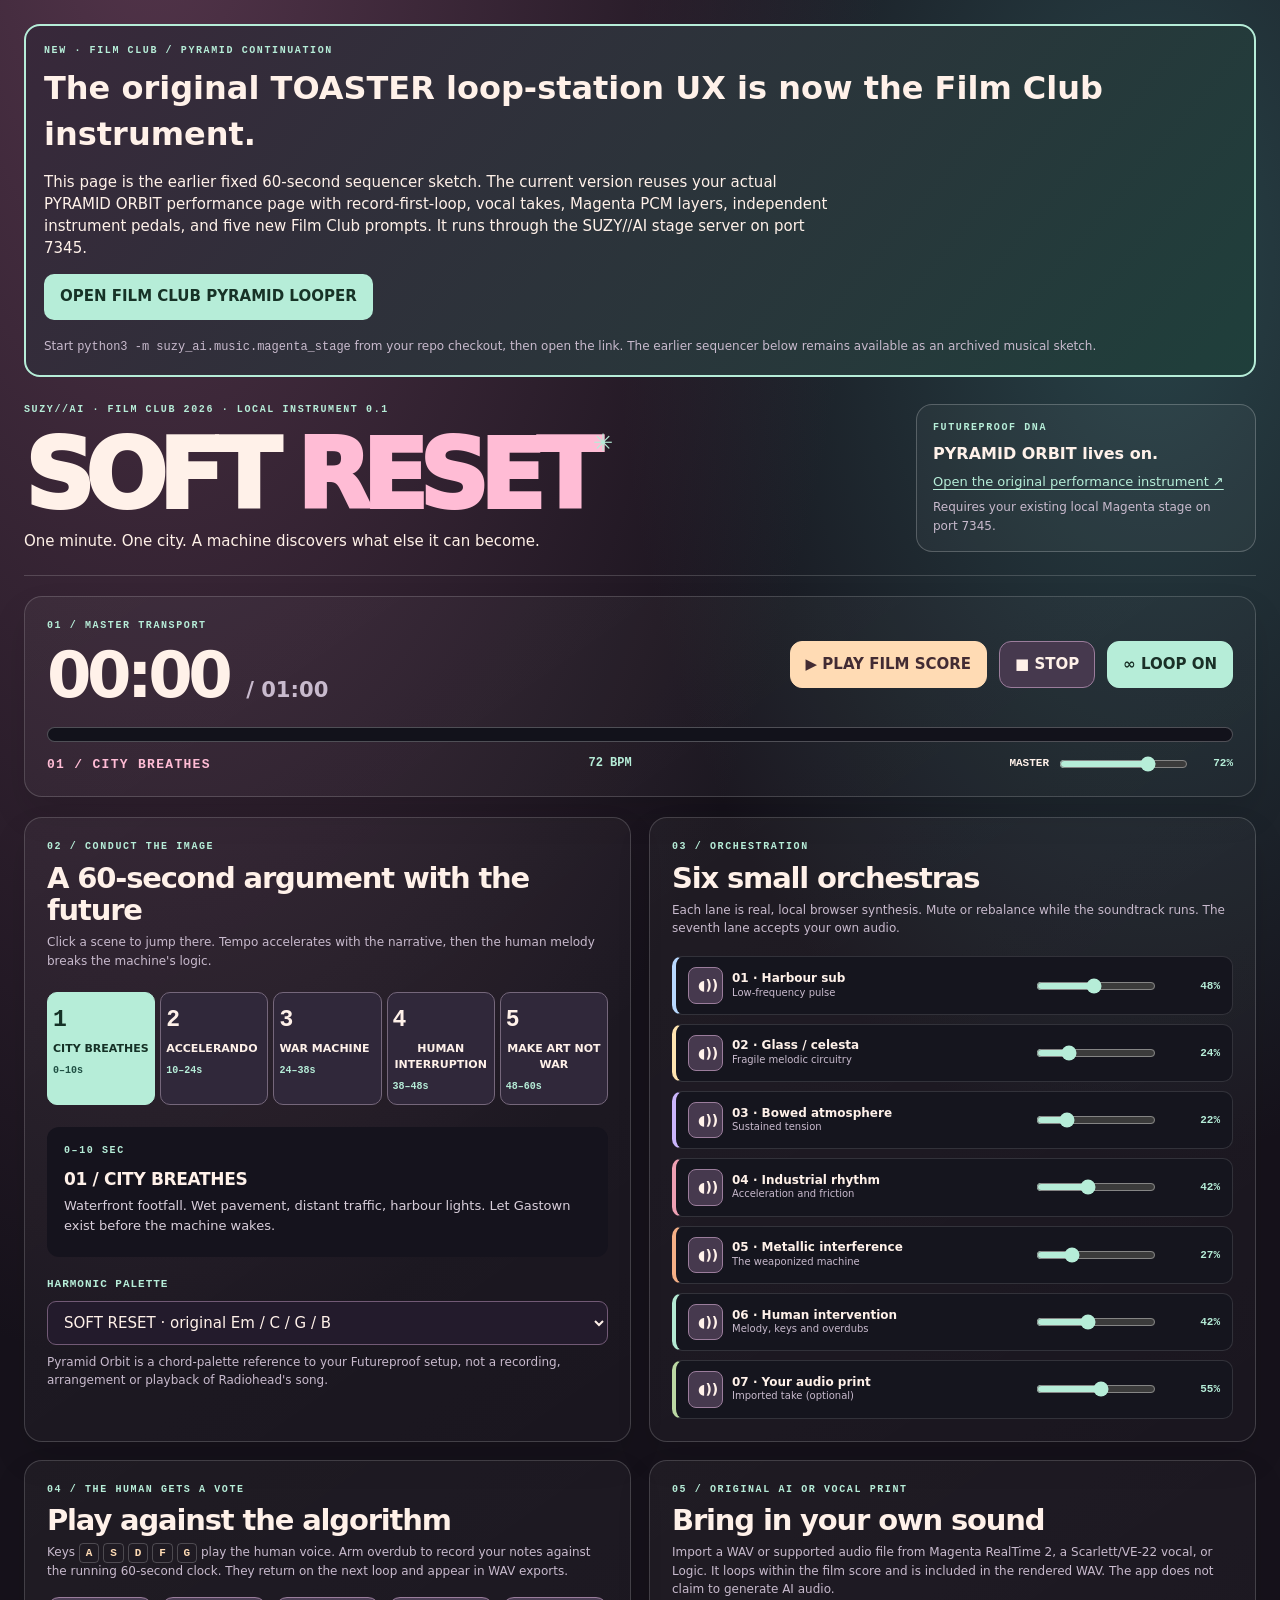
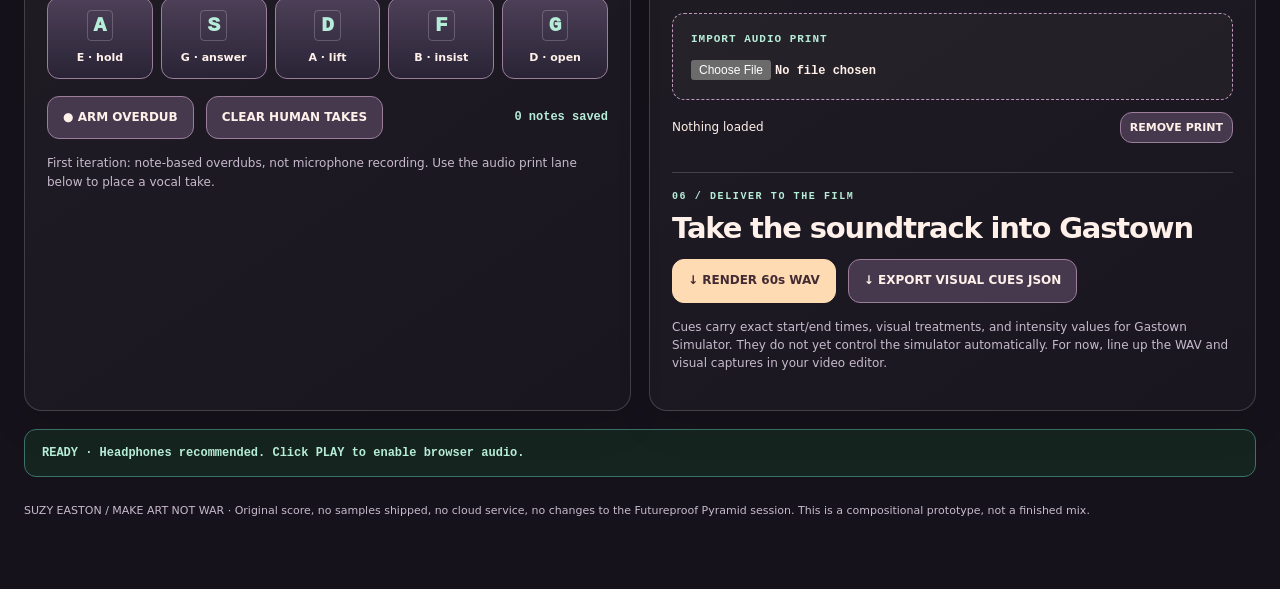
<file: performance/film-club-2026/index.html>
<!doctype html>
<html lang="en">
<head>
<meta charset="utf-8">
<meta name="viewport" content="width=device-width,initial-scale=1">
<meta name="theme-color" content="#17141f">
<title>SOFT RESET // SUZY//AI Film Club instrument</title>
<link rel="stylesheet" href="./style.css">
<script src="./score.js" defer></script>
<script src="./audio.js" defer></script>
<script src="./app.js" defer></script>
</head>
<body>
<main>
<section aria-label="New Film Club Pyramid looper" style="border:2px solid #b6edd8;border-radius:16px;background:linear-gradient(130deg,#38283a,#1f3f3b);padding:18px;margin-bottom:18px">
  <div class="eyebrow">NEW · FILM CLUB / PYRAMID CONTINUATION</div>
  <h2 style="font-size:clamp(22px,3vw,32px);margin:6px 0">The original TOASTER loop-station UX is now the Film Club instrument.</h2>
  <p style="max-width:800px">This page is the earlier fixed 60-second sequencer sketch. The current version reuses your actual PYRAMID ORBIT performance page with record-first-loop, vocal takes, Magenta PCM layers, independent instrument pedals, and five new Film Club prompts. It runs through the SUZY//AI stage server on port 7345.</p>
  <p><a href="http://127.0.0.1:7345/film-club/soft-reset/" style="display:inline-block;background:#b6edd8;color:#173327;border-radius:10px;padding:12px 16px;font-weight:900;text-decoration:none">OPEN FILM CLUB PYRAMID LOOPER</a></p>
  <small>Start <code>python3 -m suzy_ai.music.magenta_stage</code> from your repo checkout, then open the link. The earlier sequencer below remains available as an archived musical sketch.</small>
</section>
  <header class="mast">
    <div>
      <div class="eyebrow">SUZY//AI · FILM CLUB 2026 · LOCAL INSTRUMENT 0.1</div>
      <h1>SOFT <span>RESET</span><sup>✳</sup></h1>
      <p class="lead">One minute. One city. A machine discovers what else it can become.</p>
    </div>
    <div class="reference">
      <span class="eyebrow">FUTUREPROOF DNA</span>
      <strong>PYRAMID ORBIT lives on.</strong>
      <a href="http://127.0.0.1:7345/toaster/live" target="_blank" rel="noopener noreferrer">Open the original performance instrument ↗</a>
      <small>Requires your existing local Magenta stage on port 7345.</small>
    </div>
  </header>

  <section class="transport" aria-label="Transport">
    <div class="transport-top">
      <div><div class="eyebrow">01 / MASTER TRANSPORT</div><div class="time" id="timecode" aria-live="off">00:00 <span>/ 01:00</span></div></div>
      <div class="controls">
        <button id="play" class="primary" type="button">▶ PLAY FILM SCORE</button>
        <button id="stop" type="button">■ STOP</button>
        <button id="loop" class="on" aria-pressed="true" type="button">∞ LOOP ON</button>
      </div>
    </div>
    <div id="ruler" class="ruler" role="progressbar" aria-valuemin="0" aria-valuemax="60" aria-valuenow="0" aria-label="Song position"><div id="progress"></div></div>
    <div class="transport-bottom">
      <div id="nowScene" class="stage-name">CITY BREATHES</div>
      <div id="bpm" class="mono">72 BPM</div>
      <label class="vol">MASTER <input id="master" type="range" min="0" max="100" value="72"><output id="masterRead">72%</output></label>
    </div>
  </section>

  <section class="split">
    <div class="panel">
      <div class="eyebrow">02 / CONDUCT THE IMAGE</div>
      <h2>A 60-second argument with the future</h2>
      <p class="caption">Click a scene to jump there. Tempo accelerates with the narrative, then the human melody breaks the machine's logic.</p>
      <div id="scenes" class="scenes"></div>
      <div class="scene-readout">
        <div id="cueIndex" class="eyebrow">0–10 SEC</div>
        <h3 id="cueTitle">CITY BREATHES</h3>
        <p id="cueDescription">Waterfront footfall.</p>
      </div>
      <div class="palette">
        <label for="palette">HARMONIC PALETTE</label>
        <select id="palette">
          <option value="soft-reset">SOFT RESET · original Em / C / G / B</option>
          <option value="pyramid-orbit">PYRAMID ORBIT · F♯ / Gmaj7 / A6 / F♯</option>
        </select>
        <small>Pyramid Orbit is a chord-palette reference to your Futureproof setup, not a recording, arrangement or playback of Radiohead's song.</small>
      </div>
    </div>

    <div class="panel">
      <div class="eyebrow">03 / ORCHESTRATION</div>
      <h2>Six small orchestras</h2>
      <p class="caption">Each lane is real, local browser synthesis. Mute or rebalance while the soundtrack runs. The seventh lane accepts your own audio.</p>
      <div id="tracks" class="tracks"></div>
    </div>
  </section>

  <section class="split lower">
    <div class="panel">
      <div class="eyebrow">04 / THE HUMAN GETS A VOTE</div>
      <h2>Play against the algorithm</h2>
      <p class="caption">Keys <kbd>A</kbd> <kbd>S</kbd> <kbd>D</kbd> <kbd>F</kbd> <kbd>G</kbd> play the human voice. Arm overdub to record your notes against the running 60-second clock. They return on the next loop and appear in WAV exports.</p>
      <div id="pads" class="pads"></div>
      <div class="action-row">
        <button id="overdub" type="button" aria-pressed="false">● ARM OVERDUB</button>
        <button id="clearOverdub" type="button">CLEAR HUMAN TAKES</button>
        <span id="takeCount" class="mono">0 notes saved</span>
      </div>
      <p class="caption">First iteration: note-based overdubs, not microphone recording. Use the audio print lane below to place a vocal take.</p>
    </div>

    <div class="panel">
      <div class="eyebrow">05 / ORIGINAL AI OR VOCAL PRINT</div>
      <h2>Bring in your own sound</h2>
      <p class="caption">Import a WAV or supported audio file from Magenta RealTime 2, a Scarlett/VE-22 vocal, or Logic. It loops within the film score and is included in the rendered WAV. The app does not claim to generate AI audio.</p>
      <label class="upload" for="audioFile">IMPORT AUDIO PRINT <input id="audioFile" type="file" accept="audio/*,.wav,.aif,.aiff,.m4a,.mp3"></label>
      <div class="print-state"><span id="fileName">Nothing loaded</span><button id="clearAudio" type="button">REMOVE PRINT</button></div>
      <hr>
      <div class="eyebrow">06 / DELIVER TO THE FILM</div>
      <h2>Take the soundtrack into Gastown</h2>
      <div class="action-row"><button id="exportWav" class="primary" type="button">↓ RENDER 60s WAV</button><button id="exportCues" type="button">↓ EXPORT VISUAL CUES JSON</button></div>
      <p class="caption">Cues carry exact start/end times, visual treatments, and intensity values for Gastown Simulator. They do not yet control the simulator automatically. For now, line up the WAV and visual captures in your video editor.</p>
    </div>
  </section>
  <div id="status" class="status" role="status" aria-live="polite">READY · Headphones recommended. Click PLAY to enable browser audio.</div>
  <footer>SUZY EASTON / MAKE ART NOT WAR · Original score, no samples shipped, no cloud service, no changes to the Futureproof Pyramid session. This is a compositional prototype, not a finished mix.</footer>
</main>
</body>
</html>
</file>
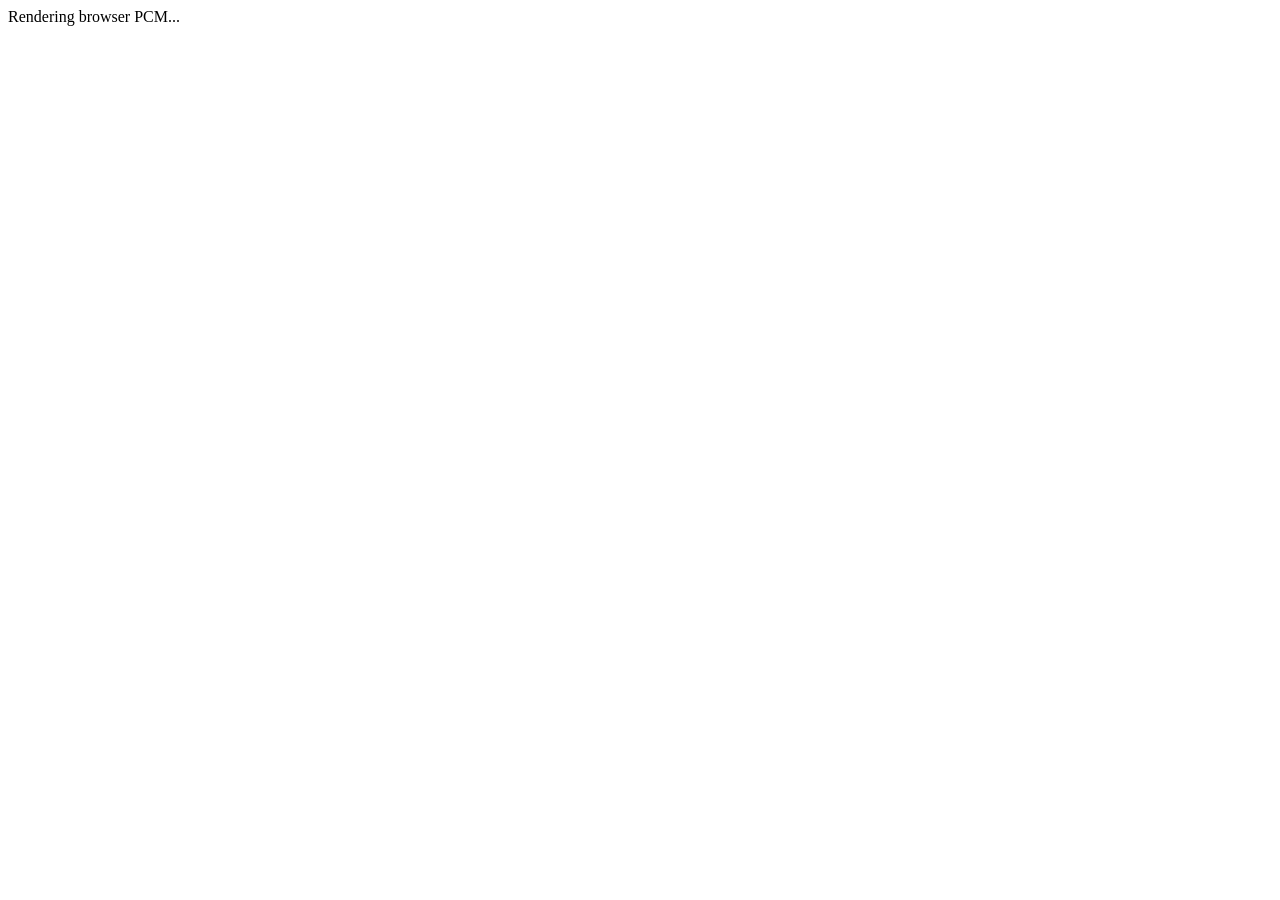
<file: tests/film_club_browser_smoke.html>
<!doctype html><html lang="en">
<head><meta charset="utf-8"><title>SOFT RESET / browser offline PCM smoke</title>
<script src="../performance/film-club-2026/score.js"></script>
<script src="../performance/film-club-2026/audio.js"></script>
</head>
<body data-result="PENDING">Rendering browser PCM...</body>
<script>
(async function(){
  try{
    const score=window.SoftResetScore, audio=window.SoftResetAudio;
    if(!score||!audio||!window.OfflineAudioContext)throw Error("Required browser Web Audio API missing");
    const sampleRate=22050,duration=score.DURATION;
    const ctx=new OfflineAudioContext(2,sampleRate*duration,sampleRate);
    const levels=Object.fromEntries(score.TRACKS.map(t=>[t.id,t.level]));levels.print=.55;
    const mix=audio.createMix(ctx,levels,.72);
    audio.schedule(ctx,mix,score.buildScore("soft-reset"),0,0);
    const pcm=await ctx.startRendering();
    if(pcm.length!==sampleRate*60||pcm.numberOfChannels!==2)throw Error("Wrong render size");
    const data=pcm.getChannelData(0);
    function rms(a,b){
      let sum=0,count=0,peak=0;
      for(let i=Math.floor(a*sampleRate);i<Math.floor(b*sampleRate);i+=16){
        const s=data[i];sum+=s*s;count++;peak=Math.max(peak,Math.abs(s));
      }
      return {rms:Math.sqrt(sum/count),peak};
    }
    const sections=[[2,8],[12,23],[26,36],[39,47],[50,59]].map(s=>rms(...s));
    if(sections.some(x=>!Number.isFinite(x.rms)||x.rms<.0003))throw Error("Silent or NaN scene: "+JSON.stringify(sections));
    if(sections.some(x=>x.peak>=.9999))throw Error("PCM clipping in scene: "+JSON.stringify(sections));
    const blob=audio.wav(pcm),dv=new DataView(await blob.arrayBuffer());
    if(dv.getUint32(24,true)!==sampleRate || dv.getUint32(40,true)!==pcm.length*2*2)
      throw Error("Offline PCM export header incorrect");
    document.body.dataset.result="PASS";
    document.body.textContent="PASS: "+JSON.stringify(sections);
  }catch(err){
    document.body.dataset.result="FAIL";
    document.body.textContent="FAIL: "+(err.stack||err.message||err);
  }
})();
</script></html>
</file>
<file: performance/film-club-2026/style.css>
:root{color-scheme:dark;--bg:#16121b;--ink:#fff1e9;--muted:#c8bacd;--edge:#725a76;--pink:#ffbcd5;--mint:#b6edd8;--peach:#ffdbb4;--panel:#231d2b}
*{box-sizing:border-box}html{scroll-behavior:smooth}body{margin:0;background:radial-gradient(ellipse at 12% -7%,#54354b 0,transparent 46%),radial-gradient(ellipse at 90% 12%,#284348 0,transparent 33%),var(--bg);color:var(--ink);font:15px/1.45 system-ui,-apple-system,BlinkMacSystemFont,"Segoe UI",sans-serif}
main{max-width:1360px;margin:0 auto;padding:24px 24px 70px}button,input,select{font:inherit}button{padding:12px 15px;background:#46394e;border:1px solid #9b7d9c;color:var(--ink);border-radius:12px;font-weight:780;cursor:pointer;transition:background .12s,transform .12s}button:hover:not(:disabled){background:#624b67}button:active:not(:disabled){transform:translateY(1px)}button:disabled{opacity:.55;cursor:not-allowed}button:focus-visible,a:focus-visible,input:focus-visible,select:focus-visible{outline:3px solid var(--mint);outline-offset:3px}button.on,button[aria-pressed="true"]{background:var(--mint);color:#1a3027;border-color:var(--mint)}button.primary{background:var(--peach);color:#422b33;border-color:var(--peach)}button.primary:hover{background:#fff0d2}input[type=range]{accent-color:var(--mint);width:100%}a{color:var(--mint);text-underline-offset:3px}small,.caption{color:var(--muted);font-size:12px;line-height:1.52}.caption{margin:6px 0 15px}.eyebrow,.mono,label{font-family:ui-monospace,"SFMono-Regular",Consolas,monospace}.eyebrow{color:var(--mint);font-size:10px;letter-spacing:.16em;font-weight:900}.mono{color:var(--mint);font-size:12px;font-weight:800}
.mast{display:flex;gap:32px;align-items:center;justify-content:space-between;padding:8px 0 22px;border-bottom:1px solid #ffffff2b}h1{font-size:clamp(43px,7.5vw,99px);letter-spacing:-.09em;line-height:.98;margin:12px 0 8px;font-weight:920}h1 span{color:var(--pink)}h1 sup{font:normal .25em ui-monospace,monospace;vertical-align:top;letter-spacing:0;color:var(--mint)}.lead{font-size:15px;margin:0;color:#fff1e8}.reference{background:#ffffff0a;border:1px solid #ffffff38;border-radius:16px;padding:16px;min-width:258px;max-width:340px;display:grid;gap:7px}.reference strong{font-size:16px}.reference a{font-size:13px}
.transport,.panel{background:linear-gradient(145deg,#ffffff0b,#ffffff05);border:1px solid #ffffff2b;border-radius:18px;padding:22px;box-shadow:0 17px 35px #0000001a}.transport{margin:20px 0}.transport-top,.transport-bottom,.controls,.action-row{display:flex;gap:12px;align-items:center;justify-content:space-between;flex-wrap:wrap}.controls{justify-content:flex-end}.time{font-size:clamp(38px,5vw,64px);font-variant-numeric:tabular-nums;font-weight:850;letter-spacing:-.07em;line-height:1.1;margin-top:6px}.time span{font-size:.33em;color:var(--muted);letter-spacing:0}.ruler{height:15px;overflow:hidden;border:1px solid #ffffff42;border-radius:12px;background:#12121b;margin:17px 0 12px}.ruler>div{height:100%;background:linear-gradient(90deg,var(--mint),var(--peach),var(--pink));width:0%;transition:width .08s linear}.transport-bottom{font-size:12px}.stage-name{font:850 13px ui-monospace,monospace;letter-spacing:.1em;color:var(--pink)}.vol{display:flex;align-items:center;gap:8px;min-width:215px;font-weight:800;font-size:11px}.vol input{flex:1}.vol output{min-width:35px;text-align:right;color:var(--mint)}
.split{display:grid;grid-template-columns:1fr 1fr;gap:18px;margin-top:18px}.panel h2{font-size:clamp(21px,2.4vw,29px);letter-spacing:-.04em;line-height:1.12;margin:7px 0}.panel h3{font-size:17px;letter-spacing:-.02em;margin:9px 0 4px}.scenes{display:grid;grid-template-columns:repeat(5,1fr);gap:5px;margin:22px 0}.scene{border-radius:10px;min-width:0;padding:14px 5px 12px;text-align:center;background:#30283a;border-color:#75677b;display:flex;flex-direction:column;gap:8px;font-size:11px}.scene .sec{font:800 10px ui-monospace,monospace;color:var(--mint)}.scene .number{font:900 23px ui-monospace,monospace}.scene.active{background:var(--mint);color:#153126;border-color:var(--mint)}.scene.active .sec{color:#205044}.scene-readout{background:#15131d;border-radius:12px;padding:17px;min-height:130px}.scene-readout p{font-size:13px;line-height:1.55;color:#d9cfdb;margin:0}.palette{display:grid;gap:8px;margin-top:20px}.palette label,.upload{font-size:11px;color:var(--mint);font-weight:850;letter-spacing:.09em}select{padding:11px 12px;background:#231b2c;border-radius:9px;color:var(--ink);border:1px solid var(--edge);max-width:100%}.tracks{display:grid;gap:9px;margin-top:19px}.track{display:grid;grid-template-columns:35px minmax(0,1fr) minmax(90px,120px) 57px;align-items:center;gap:9px;background:#15151e;border:1px solid #ffffff20;border-left:4px solid var(--accent);border-radius:10px;padding:10px 12px}.track button{font-size:14px;padding:7px 9px;min-width:35px;border-radius:8px}.track .track-title{font-size:12px;font-weight:800;line-height:1.2}.track .track-role{font-size:10px;color:var(--muted)}.track output{text-align:right;font:750 11px ui-monospace,monospace;color:var(--mint)}
.pads{display:grid;grid-template-columns:repeat(5,1fr);gap:8px;margin:17px 0}.pad{display:grid;gap:7px;min-height:82px;place-items:center;background:linear-gradient(#4d4058,#292335);font-size:11px}.pad kbd{font-size:21px;color:var(--mint);font-weight:950}.pad:active,.pad.pressed{background:var(--pink);color:#3a2230}.pad:active kbd,.pad.pressed kbd{color:#3a2230}.action-row{justify-content:flex-start;margin:15px 0}.action-row button{font-size:12px}.action-row .mono{margin-left:auto}kbd{font:800 11px ui-monospace,monospace;color:var(--peach);border:1px solid #ffffff35;padding:3px 6px;border-radius:4px}.upload{display:block;padding:18px;border:1px dashed #be98bd;border-radius:12px;background:#ffffff08}.upload input{margin-top:12px;display:block;max-width:100%;font-size:12px;color:var(--ink)}.print-state{display:flex;align-items:center;justify-content:space-between;gap:12px;padding:12px 0;font-size:12px;word-break:break-word}.print-state button{font-size:11px;padding:7px 9px;flex-shrink:0}hr{border:0;border-top:1px solid #ffffff2d;margin:17px 0}.status{font:800 12px/1.5 ui-monospace,monospace;color:var(--mint);background:#16241f;border:1px solid #3b7369;border-radius:12px;padding:14px 17px;margin-top:18px}.status.error{color:#ffc4c6;border-color:#b45c75;background:#35222d}footer{margin-top:25px;color:var(--muted);font-size:11px;line-height:1.6}
@media(max-width:930px){.split{grid-template-columns:1fr}.reference{max-width:none}.mast{align-items:flex-start}.controls{justify-content:flex-start}.track{grid-template-columns:35px minmax(0,1fr) 110px 55px}}
@media(max-width:610px){main{padding:12px 12px 55px}.mast{display:block}.reference{margin-top:19px}.transport,.panel{padding:16px}.transport-top{align-items:flex-start}.controls{width:100%;justify-content:flex-start}.controls button{flex:1;min-width:110px;font-size:12px;padding:11px 7px}.scenes{gap:4px}.scene{padding:10px 3px;font-size:9px}.scene .number{font-size:18px}.track{grid-template-columns:30px minmax(0,1fr) 75px 39px;gap:6px;padding:9px 7px}.track output{font-size:10px}.track .track-title{font-size:10px}.track .track-role{font-size:9px}.pads{gap:4px}.pad{min-height:70px;padding:8px 2px}.pad kbd{font-size:19px}.vol{width:100%}}
@media(prefers-reduced-motion:reduce){*{scroll-behavior:auto!important;transition:none!important}}
</file>
